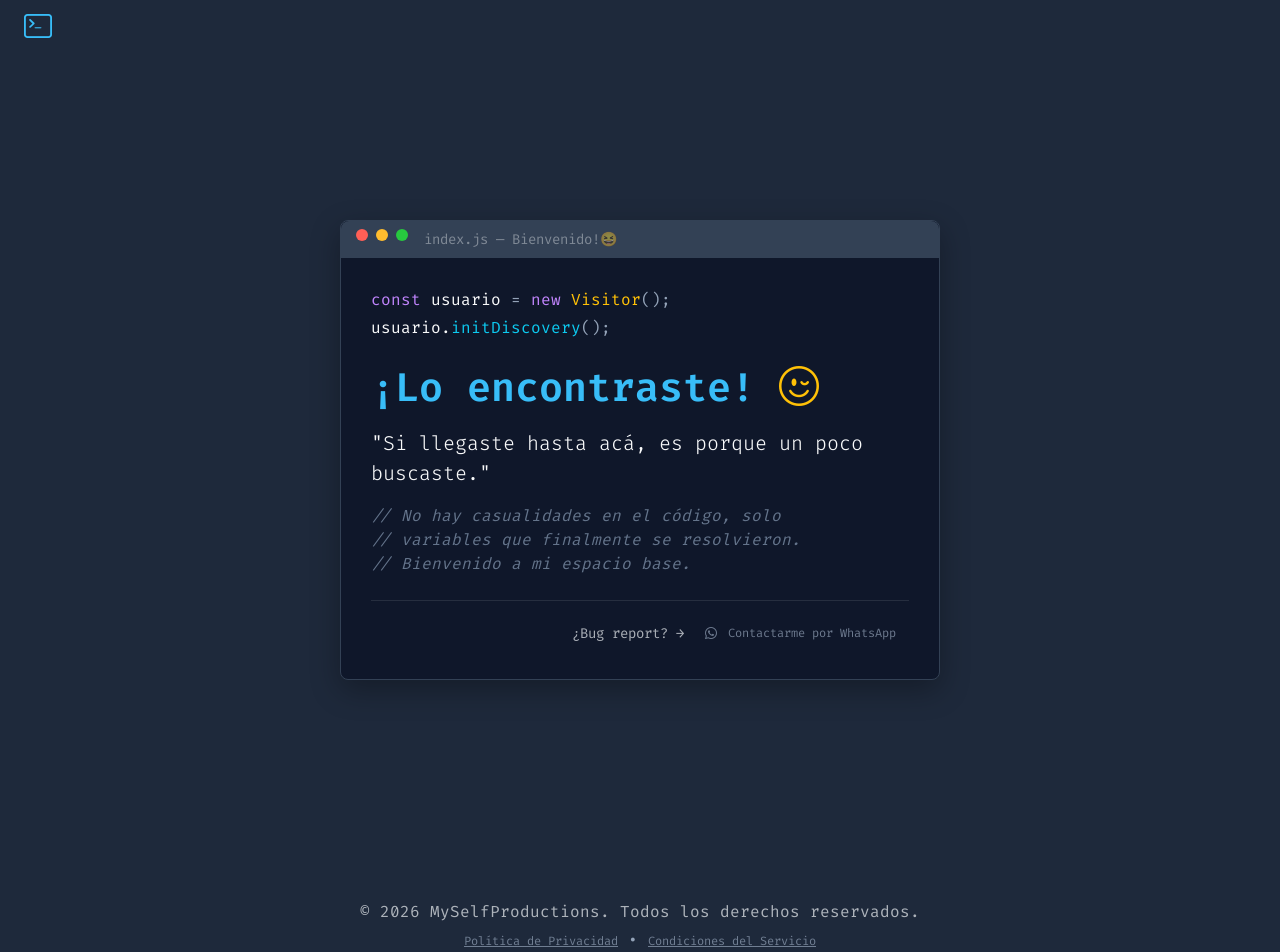
<file: index.html>
<!doctype html>
<html lang="es" data-bs-theme="dark">
  <head>
    <meta charset="utf-8">
    <meta name="viewport" content="width=device-width, initial-scale=1">
    <meta name="description" content="Desarrollador Fullstack. Si llegaste hasta acá, es porque buscaste.">
    <meta name="author" content="Tu Nombre">
    <title>./Index | MySelfProductions</title>
    <link rel="icon" href="./favicon.svg" type="image/svg+xml">
    <link rel="icon" href="./favicon.svg" sizes="any" type="image/svg+xml">

    <link rel="preconnect" href="https://fonts.googleapis.com">
    <link rel="preconnect" href="https://fonts.gstatic.com" crossorigin>
    <link href="https://fonts.googleapis.com/css2?family=Fira+Code:wght@300;400;600&display=swap" rel="stylesheet">

    <link href="https://cdn.jsdelivr.net/npm/bootstrap@5.3.3/dist/css/bootstrap.min.css" rel="stylesheet" integrity="sha384-QWTKZyjpPEjISv5WaRU9OFeRpok6YctnYmDr5pNlyT2bRjXh0JMhjY6hW+ALEwIH" crossorigin="anonymous">
    
    <link rel="stylesheet" href="https://cdn.jsdelivr.net/npm/bootstrap-icons@1.11.3/font/bootstrap-icons.min.css">

    <style>
        :root {
            /* Paleta Pastel Oscura 'Coder' */
            --bg-main: #1e293b; /* Slate 800 */
            --bg-card: #0f172a; /* Slate 900 */
            --accent-blue: #38bdf8; /* Sky 400 (Pastel Blue) */
            --text-muted: #94a3b8; /* Slate 400 */
            --code-green: #4ade80; /* Green 400 */
            --code-purple: #c084fc; /* Purple 400 */
        }

        body {
            font-family: 'Fira Code', monospace;
            background-color: var(--bg-main);
            color: var(--text-muted);
            overflow-x: hidden;
        }

        /* Loading Spinner Overlay */
        #loader-wrapper {
            position: fixed;
            top: 0;
            left: 0;
            width: 100%;
            height: 100%;
            background-color: var(--bg-card);
            z-index: 9999;
            display: flex;
            justify-content: center;
            align-items: center;
            transition: opacity 0.5s ease-out;
        }

        /* Navbar Minimalista */
        .navbar-toggler {
            border: none;
            color: var(--accent-blue);
        }
        .navbar-toggler:focus {
            box-shadow: none;
        }

        /* Offcanvas (Sidebar) */
        .offcanvas {
            background-color: var(--bg-card);
            border-right: 1px solid #334155;
        }
        .offcanvas-header {
            border-bottom: 1px solid #334155;
        }
        .nav-link {
            color: var(--text-muted);
            transition: color 0.3s;
        }
        .nav-link:hover {
            color: var(--accent-blue);
            padding-left: 15px; /* Pequeño desplazamiento al hover */
        }

        /* Hero Section - Estilo Editor de Código */
        .hero-container {
            min-height: 100vh;
            display: flex;
            align-items: center;
            justify-content: center;
            padding: 20px;
        }

        .code-window {
            background-color: var(--bg-card);
            border: 1px solid #334155;
            border-radius: 8px;
            box-shadow: 0 10px 30px rgba(0,0,0,0.3);
            max-width: 600px;
            width: 100%;
        }

        .window-header {
            background-color: #334155;
            padding: 8px 15px;
            border-top-left-radius: 8px;
            border-top-right-radius: 8px;
            display: flex;
            gap: 8px;
        }

        .dot {
            width: 12px;
            height: 12px;
            border-radius: 50%;
        }
        .dot-red { background-color: #ff5f56; }
        .dot-yellow { background-color: #ffbd2e; }
        .dot-green { background-color: #27c93f; }

        .window-body {
            padding: 30px;
        }

        .typing-effect {
            color: var(--accent-blue);
            font-weight: 600;
        }
        
        .comment-text {
            color: #64748b;
            font-style: italic;
        }

        .highlight-var { color: var(--code-purple); }
        .highlight-str { color: var(--code-green); }

        /* Custom WhatsApp Button override */
        .btn-custom-link {
            color: var(--text-muted) !important;
            font-size: 12px !important;
            opacity: 0.7;
            transition: all 0.3s;
        }
        .btn-custom-link:hover {
            color: var(--accent-blue) !important;
            opacity: 1;
            text-decoration: underline !important;
        }

    </style>
  </head>
  <body>

    <div id="loader-wrapper">
        <div class="spinner-border text-info" role="status" style="width: 3rem; height: 3rem;">
            <span class="visually-hidden">Loading...</span>
        </div>
    </div>

    <nav class="navbar fixed-top">
        <div class="container-fluid">
            <button class="navbar-toggler" type="button" data-bs-toggle="offcanvas" data-bs-target="#sidebarPanel" aria-controls="sidebarPanel">
                <i class="bi bi-terminal fs-3"></i> </button>
        </div>
    </nav>

    <div class="offcanvas offcanvas-start w-75 w-md-25" tabindex="-1" id="sidebarPanel" aria-labelledby="sidebarPanelLabel">
        <div class="offcanvas-header">
            <h5 class="offcanvas-title text-info" id="sidebarPanelLabel">
                <i class="bi bi-hdd-network me-2"></i>Navegación
            </h5>
            <button type="button" class="btn-close btn-close-white" data-bs-dismiss="offcanvas" aria-label="Close"></button>
        </div>
        <div class="offcanvas-body d-flex flex-column justify-content-between">
            <div>
                <ul class="nav flex-column mt-3 gap-3">
                    <li class="nav-item">
                        <a class="nav-link active" href="#"><i class="bi bi-house-door me-2"></i> ./Home</a>
                    </li>
                    <li class="nav-item">
                        <a class="nav-link" href="#"><i class="bi bi-code-slash me-2"></i> ./Proyectos</a>
                    </li>
                    <li class="nav-item">
                        <a class="nav-link" href="#"><i class="bi bi-person-workspace me-2"></i> ./Stack</a>
                    </li>
                </ul>
            </div>
            
            <div class="mt-auto">
                <p class="small text-muted border-top pt-3">
                    // Links de interés<br>
                    <a href="./politica-privacidad.html" class="text-decoration-none text-info small">Política de Privacidad</a> •
                    <a href="./condiciones.html" class="text-decoration-none text-info small">Condiciones del Servicio</a> •
                    <a href="https://github.com/leoroan" target="_blank" rel="noopener noreferrer" class="text-decoration-none text-info small">GitHub</a> • 
                    <a href="https://www.linkedin.com/in/masellileandro/" target="_blank" rel="noopener noreferrer" class="text-decoration-none text-info small">LinkedIn</a>
                </p>
            </div>
        </div>
    </div>

    <div class="hero-container">
        <div class="code-window">
            <div class="window-header">
                <span class="dot dot-red"></span>
                <span class="dot dot-yellow"></span>
                <span class="dot dot-green"></span>
                <span class="ms-2 text-muted small" style="opacity: 0.6;">index.js — Bienvenido!😆</span>
            </div>
            <div class="window-body">
                <p class="mb-1">
                    <span class="highlight-var">const</span> <span class="text-light">usuario</span> = <span class="highlight-var">new</span> <span class="text-warning">Visitor</span>();
                </p>
                <p class="mb-4">
                    <span class="text-light">usuario.</span><span class="text-info">initDiscovery</span>();
                </p>
                
                <h2 class="display-6 mb-3 typing-effect">
                    ¡Lo encontraste! 
                    <i class="bi bi-emoji-wink text-warning"></i>
                </h2>
                
                <p class="lead text-light">
                    "Si llegaste hasta acá, es porque un poco buscaste."
                </p>
                
                <p class="comment-text mb-4">
                    // No hay casualidades en el código, solo <br>
                    // variables que finalmente se resolvieron. <br>
                    // Bienvenido a mi espacio base.
                </p>

                <hr class="border-secondary opacity-25">

                <div class="d-flex justify-content-end align-items-center gap-2">
                    <span class="small text-muted">¿Bug report? → </span>
                    <a href="#" onclick="window.location.href='https://wa.me/' + atob('NTQ5MjIxNTk0Mzk0Mg==') + '?text=Lean,%20tengo%20una%20propuesta%20para%20decirte!';" class="btn btn-link btn-custom-link text-decoration-none">
                        <i class="bi bi-whatsapp me-1"></i> Contactarme por WhatsApp
                    </a>
                </div>
            </div>
        </div>
    </div>

    <footer class="footer text-center">
      <div class="container">
        <p class="text-muted mb-1">&copy; 2026 MySelfProductions. Todos los derechos reservados.</p>
        <p class="mb-0"><a href="./politica-privacidad.html" class="btn-custom-link small">Política de Privacidad</a> • <a href="./condiciones.html" class="btn-custom-link small">Condiciones del Servicio</a></p>
      </div>
    </footer>
    <script src="https://cdn.jsdelivr.net/npm/bootstrap@5.3.3/dist/js/bootstrap.bundle.min.js" integrity="sha384-YvpcrYf0tY3lHB60NNkmXc5s9fDVZLESaAA55NDzOxhy9GkcIdslK1eN7N6jIeHz" crossorigin="anonymous"></script>

    <script>
        document.addEventListener("DOMContentLoaded", () => {
            // 1. Manejo del Loader
            const loader = document.getElementById('loader-wrapper');
            
            // Simulamos un pequeño tiempo de carga para el efecto dramático
            setTimeout(() => {
                loader.style.opacity = '0';
                setTimeout(() => {
                    loader.style.display = 'none';
                }, 500);
            }, 800);

            // 2. Console Easter Egg (Para los curiosos que abren F12)
            console.log(
                "%c ¡Hola Dev! %c Si estás leyendo esto, vamos a llevarnos bien.",
                "color: #38bdf8; font-size: 20px; font-weight: bold;",
                "color: #94a3b8; font-size: 12px;"
            );
        });
    </script>
  </body>
</html>
</file>
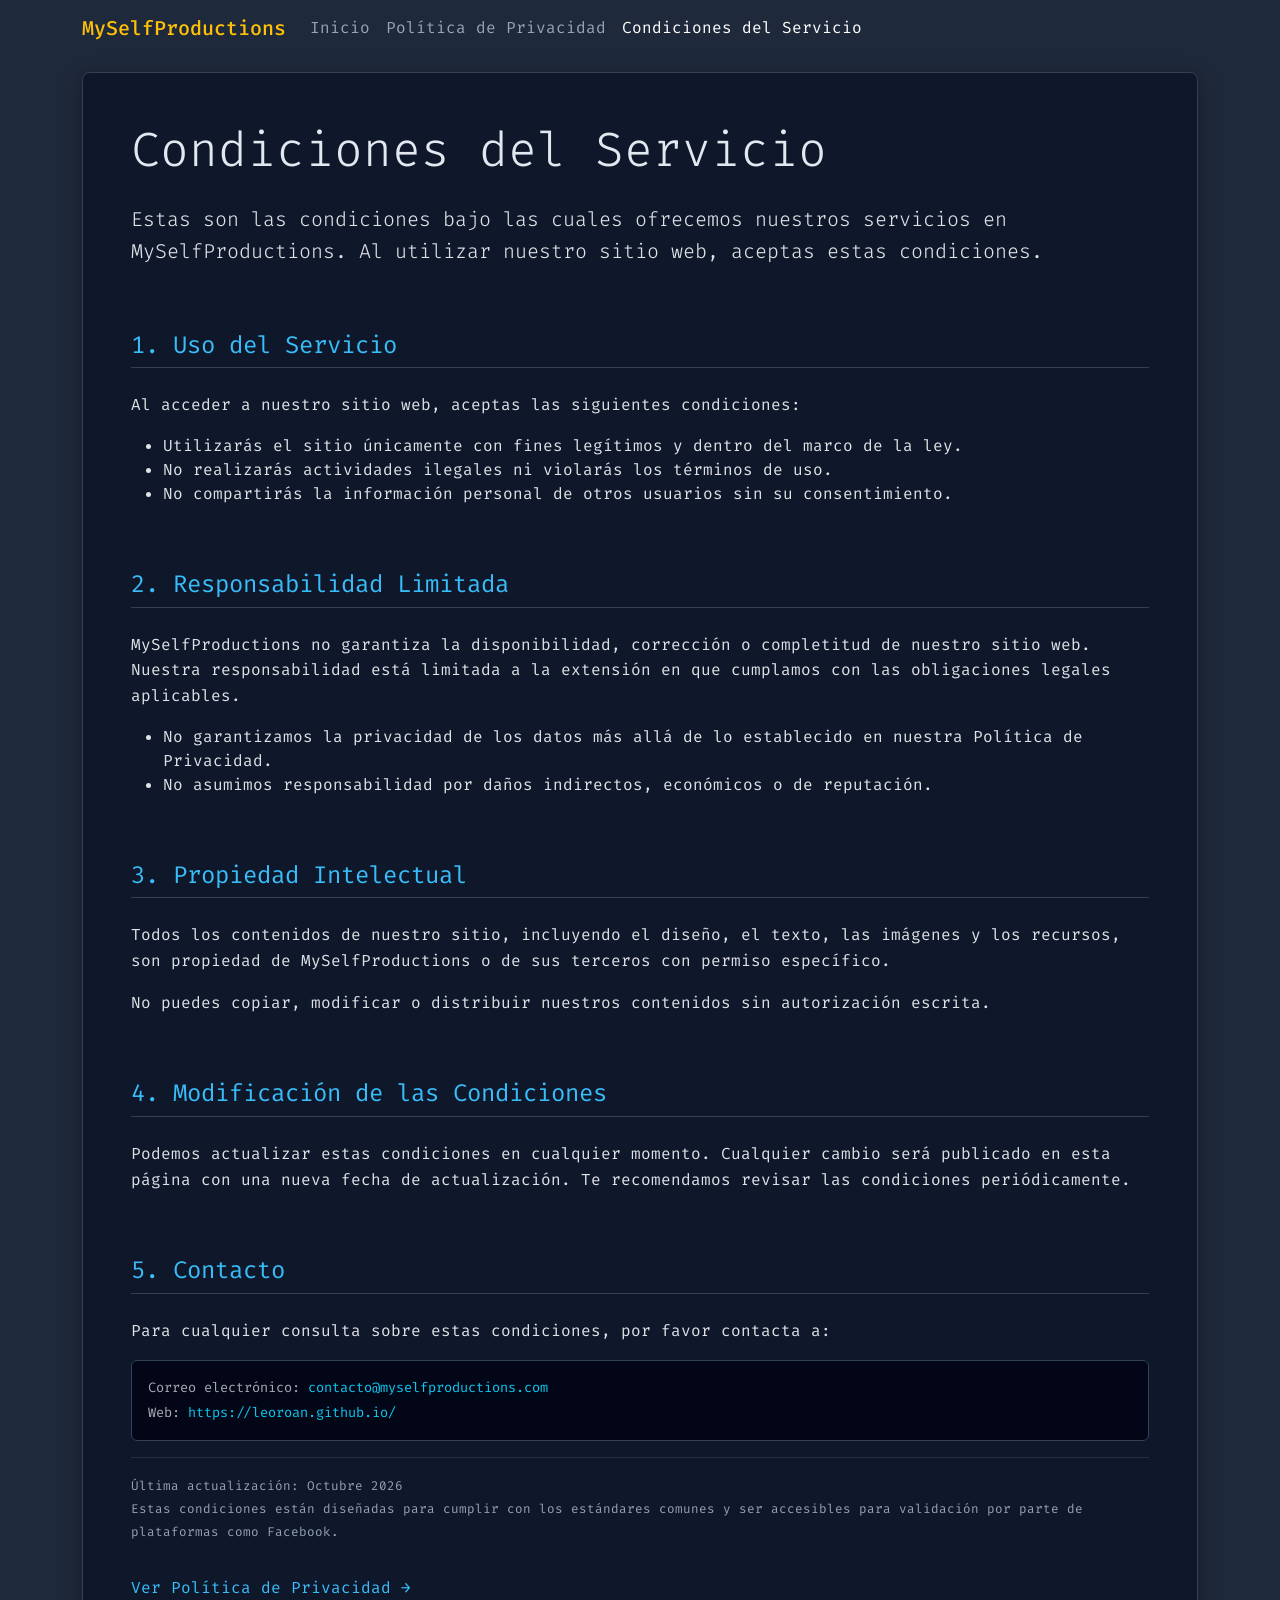
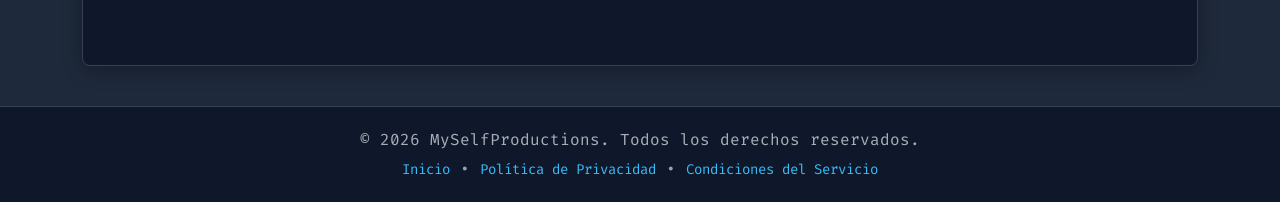
<file: condiciones.html>
<!doctype html>
<html lang="es" data-bs-theme="dark">
  <head>
    <meta charset="utf-8" />
    <meta name="viewport" content="width=device-width, initial-scale=1" />
    <meta name="description" content="Condiciones del Servicio | MySelfProductions" />
    <title>Condiciones del Servicio | MySelfProductions</title>
    <link rel="icon" href="./favicon.svg" type="image/svg+xml" />
    <link rel="icon" href="./favicon.svg" sizes="any" type="image/svg+xml" />
    <link rel="preconnect" href="https://fonts.googleapis.com" />
    <link rel="preconnect" href="https://fonts.gstatic.com" crossorigin />
    <link href="https://fonts.googleapis.com/css2?family=Fira+Code:wght@300;400;600&display=swap" rel="stylesheet" />
    <link href="https://cdn.jsdelivr.net/npm/bootstrap@5.3.3/dist/css/bootstrap.min.css" rel="stylesheet" />
    <link rel="stylesheet" href="https://cdn.jsdelivr.net/npm/bootstrap-icons@1.11.3/font/bootstrap-icons.min.css" />
    <link rel="stylesheet" href="./styles.css" />
  </head>
  <body>
    <div id="loader-wrapper">
      <div class="spinner-border text-light" role="status" style="width:3rem;height:3rem"><span class="visually-hidden">Cargando...</span></div>
    </div>
    <nav class="navbar navbar-expand-lg fixed-top">
      <div class="container">
        <a class="navbar-brand fw-medium" href="./index.html"><span class="text-warning">MySelfProductions</span></a>
        <button class="navbar-toggler" type="button" data-bs-toggle="offcanvas" data-bs-target="#offcanvasNavbar"><i class="bi bi-list"></i></button>
        <div class="offcanvas offcanvas-end" tabindex="-1" id="offcanvasNavbar">
          <div class="offcanvas-header"><h5 class="offcanvas-title">Menú</h5><button type="button" class="btn-close" data-bs-dismiss="offcanvas"></button></div>
          <div class="offcanvas-body">
            <ul class="navbar-nav me-auto mb-2 mb-lg-0">
              <li class="nav-item"><a class="nav-link" href="./index.html">Inicio</a></li>
              <li class="nav-item"><a class="nav-link" href="./politica-privacidad.html">Política de Privacidad</a></li>
              <li class="nav-item"><a class="nav-link active" href="./condiciones.html">Condiciones del Servicio</a></li>
            </ul>
          </div>
        </div>
      </div>
    </nav>
    <main class="container mt-5 pt-4">
      <div class="card p-4 p-md-5">
        <h1 class="display-5 mb-4">Condiciones del Servicio</h1>
        <p class="lead">Estas son las condiciones bajo las cuales ofrecemos nuestros servicios en MySelfProductions. Al utilizar nuestro sitio web, aceptas estas condiciones.</p>
        <div class="my-4"></div>
        <h2 class="section-title">1. Uso del Servicio</h2>
        <p>Al acceder a nuestro sitio web, aceptas las siguientes condiciones:</p>
        <ul><li>Utilizarás el sitio únicamente con fines legítimos y dentro del marco de la ley.</li><li>No realizarás actividades ilegales ni violarás los términos de uso.</li><li>No compartirás la información personal de otros usuarios sin su consentimiento.</li></ul>
        <div class="my-4"></div>
        <h2 class="section-title">2. Responsabilidad Limitada</h2>
        <p>MySelfProductions no garantiza la disponibilidad, corrección o completitud de nuestro sitio web. Nuestra responsabilidad está limitada a la extensión en que cumplamos con las obligaciones legales aplicables.</p>
        <ul><li>No garantizamos la privacidad de los datos más allá de lo establecido en nuestra Política de Privacidad.</li><li>No asumimos responsabilidad por daños indirectos, económicos o de reputación.</li></ul>
        <div class="my-4"></div>
        <h2 class="section-title">3. Propiedad Intelectual</h2>
        <p>Todos los contenidos de nuestro sitio, incluyendo el diseño, el texto, las imágenes y los recursos, son propiedad de MySelfProductions o de sus terceros con permiso específico.</p>
        <p>No puedes copiar, modificar o distribuir nuestros contenidos sin autorización escrita.</p>
        <div class="my-4"></div>
        <h2 class="section-title">4. Modificación de las Condiciones</h2>
        <p>Podemos actualizar estas condiciones en cualquier momento. Cualquier cambio será publicado en esta página con una nueva fecha de actualización. Te recomendamos revisar las condiciones periódicamente.</p>
        <div class="my-4"></div>
        <h2 class="section-title">5. Contacto</h2>
        <p>Para cualquier consulta sobre estas condiciones, por favor contacta a:</p>
        <div class="code-block"><p class="mb-1"><span class="text-muted">Correo electrónico:</span> <span class="text-info">contacto@myselfproductions.com</span></p><p class="mb-0"><span class="text-muted">Web:</span> <span class="text-info">https://leoroan.github.io/</span></p></div>
        <hr class="border-secondary opacity-25" />
        <p class="footer-info"><small>Última actualización: Octubre 2026<br>Estas condiciones están diseñadas para cumplir con los estándares comunes y ser accesibles para validación por parte de plataformas como Facebook.</small></p>
        <p class="mt-3"><a href="./politica-privacidad.html" class="btn-custom-link">Ver Política de Privacidad →</a></p>
      </div>
    </main>
    <footer class="footer text-center">
      <div class="container">
        <p class="text-muted mb-1">&copy; 2026 MySelfProductions. Todos los derechos reservados.</p>
        <p class="mb-0"><a href="./index.html" class="btn-custom-link small">Inicio</a> • <a href="./politica-privacidad.html" class="btn-custom-link small">Política de Privacidad</a> • <a href="./condiciones.html" class="btn-custom-link small">Condiciones del Servicio</a></p>
      </div>
    </footer>
    <script src="https://cdn.jsdelivr.net/npm/bootstrap@5.3.3/dist/js/bootstrap.bundle.min.js"></script>
    <script>document.addEventListener("DOMContentLoaded",()=>{const l=document.getElementById("loader-wrapper");setTimeout(()=>{l.style.opacity="0";setTimeout(()=>l.style.display="none",500);},800);});</script>
  </body>
</html>
</file>
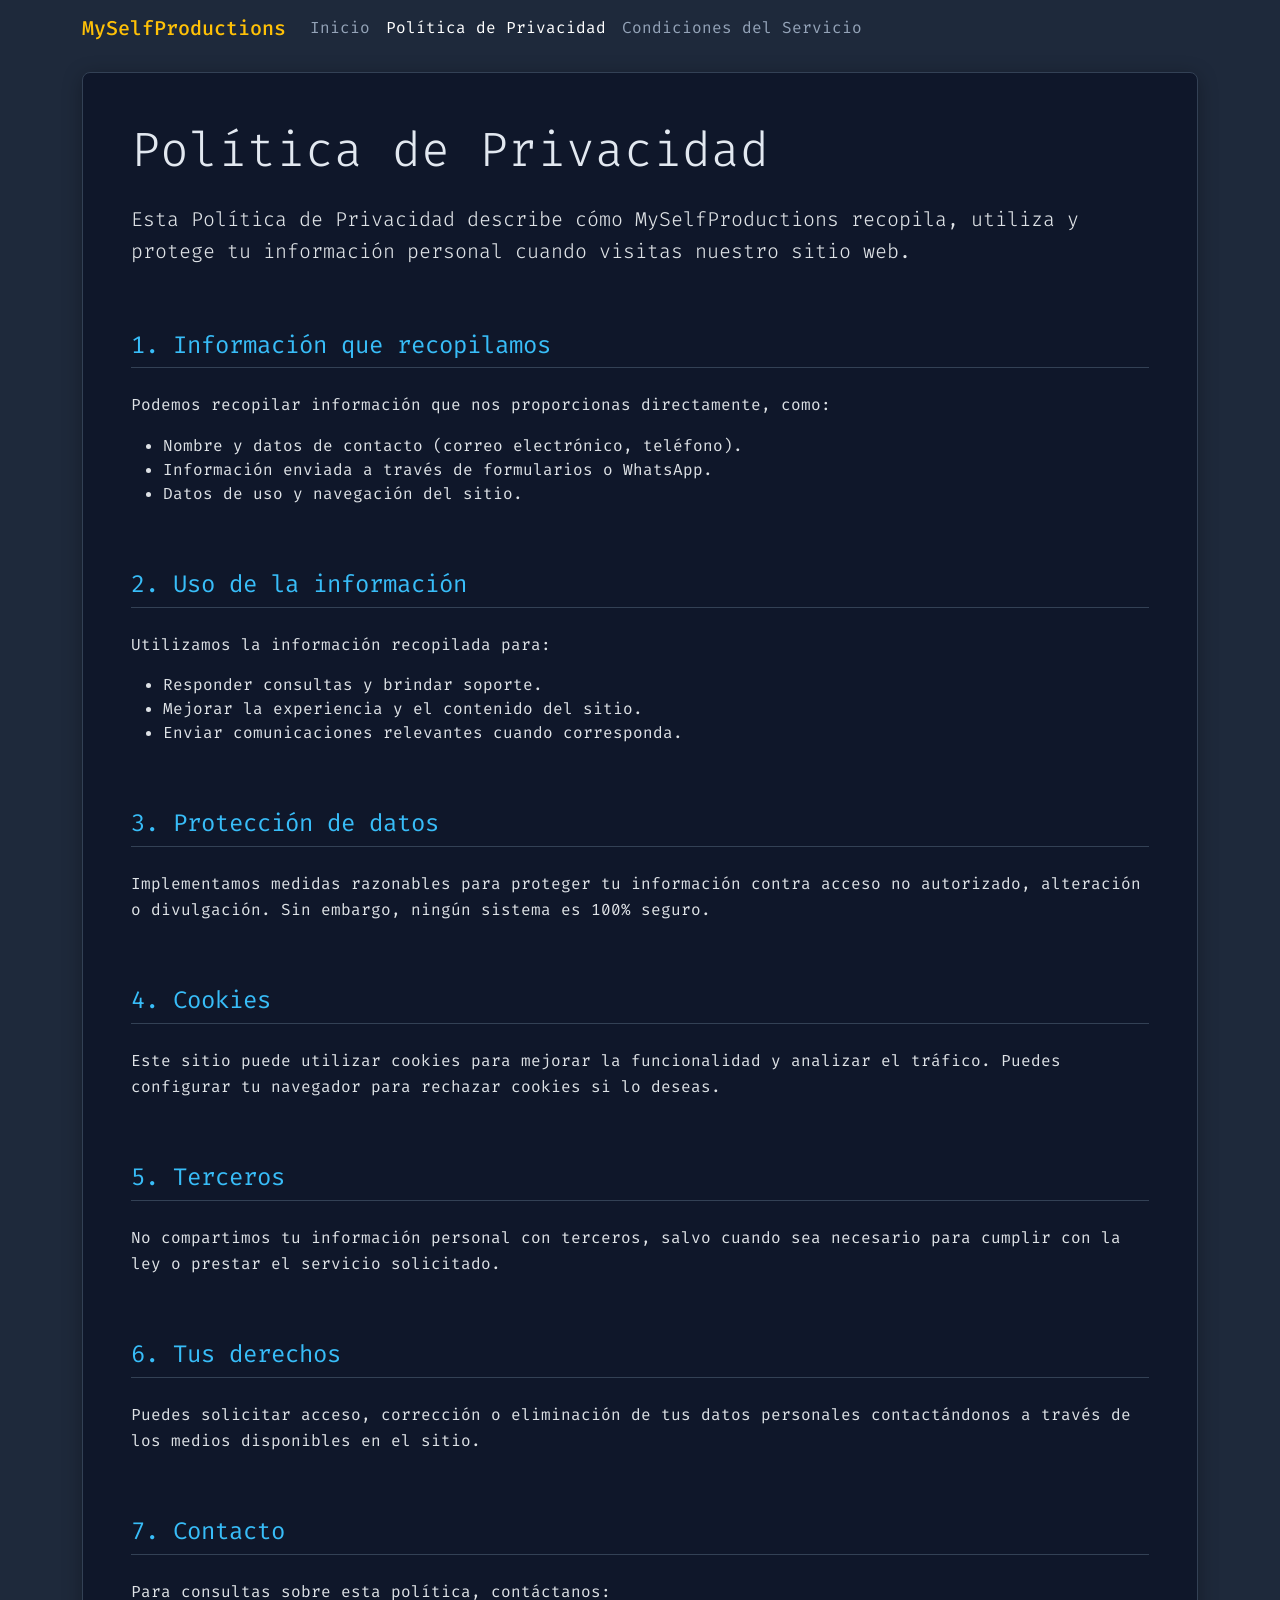
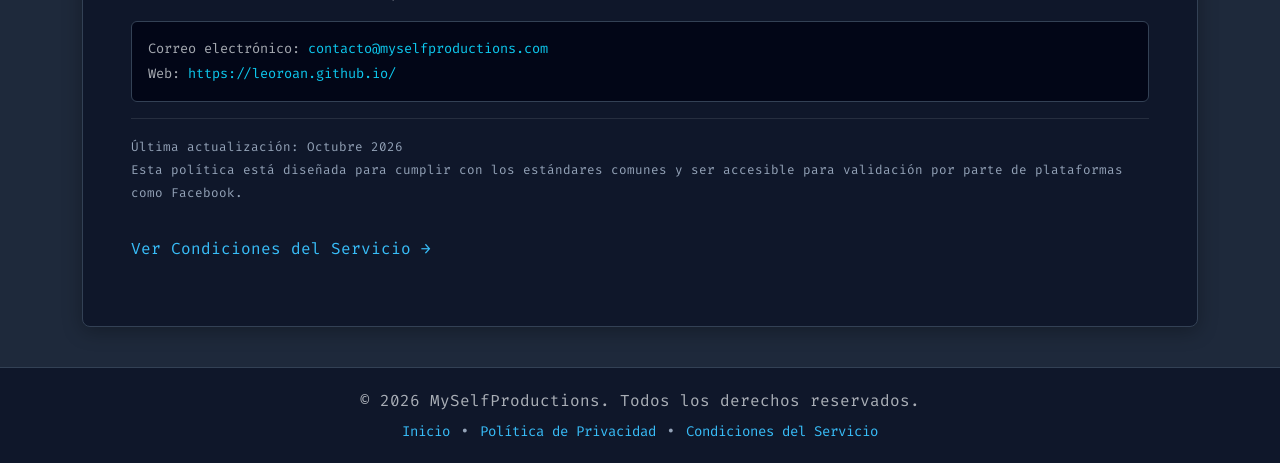
<file: politica-privacidad.html>
<!doctype html>
<html lang="es" data-bs-theme="dark">
  <head>
    <meta charset="utf-8" />
    <meta name="viewport" content="width=device-width, initial-scale=1" />
    <meta name="description" content="Política de Privacidad de MySelfProductions." />
    <title>Política de Privacidad | MySelfProductions</title>
    <link rel="icon" href="./favicon.svg" type="image/svg+xml" />
    <link rel="icon" href="./favicon.svg" sizes="any" type="image/svg+xml" />
    <link rel="preconnect" href="https://fonts.googleapis.com" />
    <link rel="preconnect" href="https://fonts.gstatic.com" crossorigin />
    <link href="https://fonts.googleapis.com/css2?family=Fira+Code:wght@300;400;600&display=swap" rel="stylesheet" />
    <link href="https://cdn.jsdelivr.net/npm/bootstrap@5.3.3/dist/css/bootstrap.min.css" rel="stylesheet" />
    <link rel="stylesheet" href="https://cdn.jsdelivr.net/npm/bootstrap-icons@1.11.3/font/bootstrap-icons.min.css" />
    <link rel="stylesheet" href="./styles.css" />
  </head>
  <body>
    <div id="loader-wrapper">
      <div class="spinner-border text-light" role="status" style="width:3rem;height:3rem"><span class="visually-hidden">Cargando...</span></div>
    </div>
    <nav class="navbar navbar-expand-lg fixed-top">
      <div class="container">
        <a class="navbar-brand fw-medium" href="./index.html"><span class="text-warning">MySelfProductions</span></a>
        <button class="navbar-toggler" type="button" data-bs-toggle="offcanvas" data-bs-target="#offcanvasNavbar"><i class="bi bi-list"></i></button>
        <div class="offcanvas offcanvas-end" tabindex="-1" id="offcanvasNavbar">
          <div class="offcanvas-header"><h5 class="offcanvas-title">Menú</h5><button type="button" class="btn-close" data-bs-dismiss="offcanvas"></button></div>
          <div class="offcanvas-body">
            <ul class="navbar-nav me-auto mb-2 mb-lg-0">
              <li class="nav-item"><a class="nav-link" href="./index.html">Inicio</a></li>
              <li class="nav-item"><a class="nav-link active" href="./politica-privacidad.html">Política de Privacidad</a></li>
              <li class="nav-item"><a class="nav-link" href="./condiciones.html">Condiciones del Servicio</a></li>
            </ul>
          </div>
        </div>
      </div>
    </nav>
    <main class="container mt-5 pt-4">
      <div class="card p-4 p-md-5">
        <h1 class="display-5 mb-4">Política de Privacidad</h1>
        <p class="lead">Esta Política de Privacidad describe cómo MySelfProductions recopila, utiliza y protege tu información personal cuando visitas nuestro sitio web.</p>
        <div class="my-4"></div>
        <h2 class="section-title">1. Información que recopilamos</h2>
        <p>Podemos recopilar información que nos proporcionas directamente, como:</p>
        <ul><li>Nombre y datos de contacto (correo electrónico, teléfono).</li><li>Información enviada a través de formularios o WhatsApp.</li><li>Datos de uso y navegación del sitio.</li></ul>
        <div class="my-4"></div>
        <h2 class="section-title">2. Uso de la información</h2>
        <p>Utilizamos la información recopilada para:</p>
        <ul><li>Responder consultas y brindar soporte.</li><li>Mejorar la experiencia y el contenido del sitio.</li><li>Enviar comunicaciones relevantes cuando corresponda.</li></ul>
        <div class="my-4"></div>
        <h2 class="section-title">3. Protección de datos</h2>
        <p>Implementamos medidas razonables para proteger tu información contra acceso no autorizado, alteración o divulgación. Sin embargo, ningún sistema es 100% seguro.</p>
        <div class="my-4"></div>
        <h2 class="section-title">4. Cookies</h2>
        <p>Este sitio puede utilizar cookies para mejorar la funcionalidad y analizar el tráfico. Puedes configurar tu navegador para rechazar cookies si lo deseas.</p>
        <div class="my-4"></div>
        <h2 class="section-title">5. Terceros</h2>
        <p>No compartimos tu información personal con terceros, salvo cuando sea necesario para cumplir con la ley o prestar el servicio solicitado.</p>
        <div class="my-4"></div>
        <h2 class="section-title">6. Tus derechos</h2>
        <p>Puedes solicitar acceso, corrección o eliminación de tus datos personales contactándonos a través de los medios disponibles en el sitio.</p>
        <div class="my-4"></div>
        <h2 class="section-title">7. Contacto</h2>
        <p>Para consultas sobre esta política, contáctanos:</p>
        <div class="code-block"><p class="mb-1"><span class="text-muted">Correo electrónico:</span> <span class="text-info">contacto@myselfproductions.com</span></p><p class="mb-0"><span class="text-muted">Web:</span> <span class="text-info">https://leoroan.github.io/</span></p></div>
        <hr class="border-secondary opacity-25" />
        <p class="footer-info"><small>Última actualización: Octubre 2026<br>Esta política está diseñada para cumplir con los estándares comunes y ser accesible para validación por parte de plataformas como Facebook.</small></p>
        <p class="mt-3"><a href="./condiciones.html" class="btn-custom-link">Ver Condiciones del Servicio →</a></p>
      </div>
    </main>
    <footer class="footer text-center">
      <div class="container">
        <p class="text-muted mb-1">&copy; 2026 MySelfProductions. Todos los derechos reservados.</p>
        <p class="mb-0"><a href="./index.html" class="btn-custom-link small">Inicio</a> • <a href="./politica-privacidad.html" class="btn-custom-link small">Política de Privacidad</a> • <a href="./condiciones.html" class="btn-custom-link small">Condiciones del Servicio</a></p>
      </div>
    </footer>
    <script src="https://cdn.jsdelivr.net/npm/bootstrap@5.3.3/dist/js/bootstrap.bundle.min.js"></script>
    <script>document.addEventListener("DOMContentLoaded",()=>{const l=document.getElementById("loader-wrapper");setTimeout(()=>{l.style.opacity="0";setTimeout(()=>l.style.display="none",500);},800);});</script>
  </body>
</html>
</file>
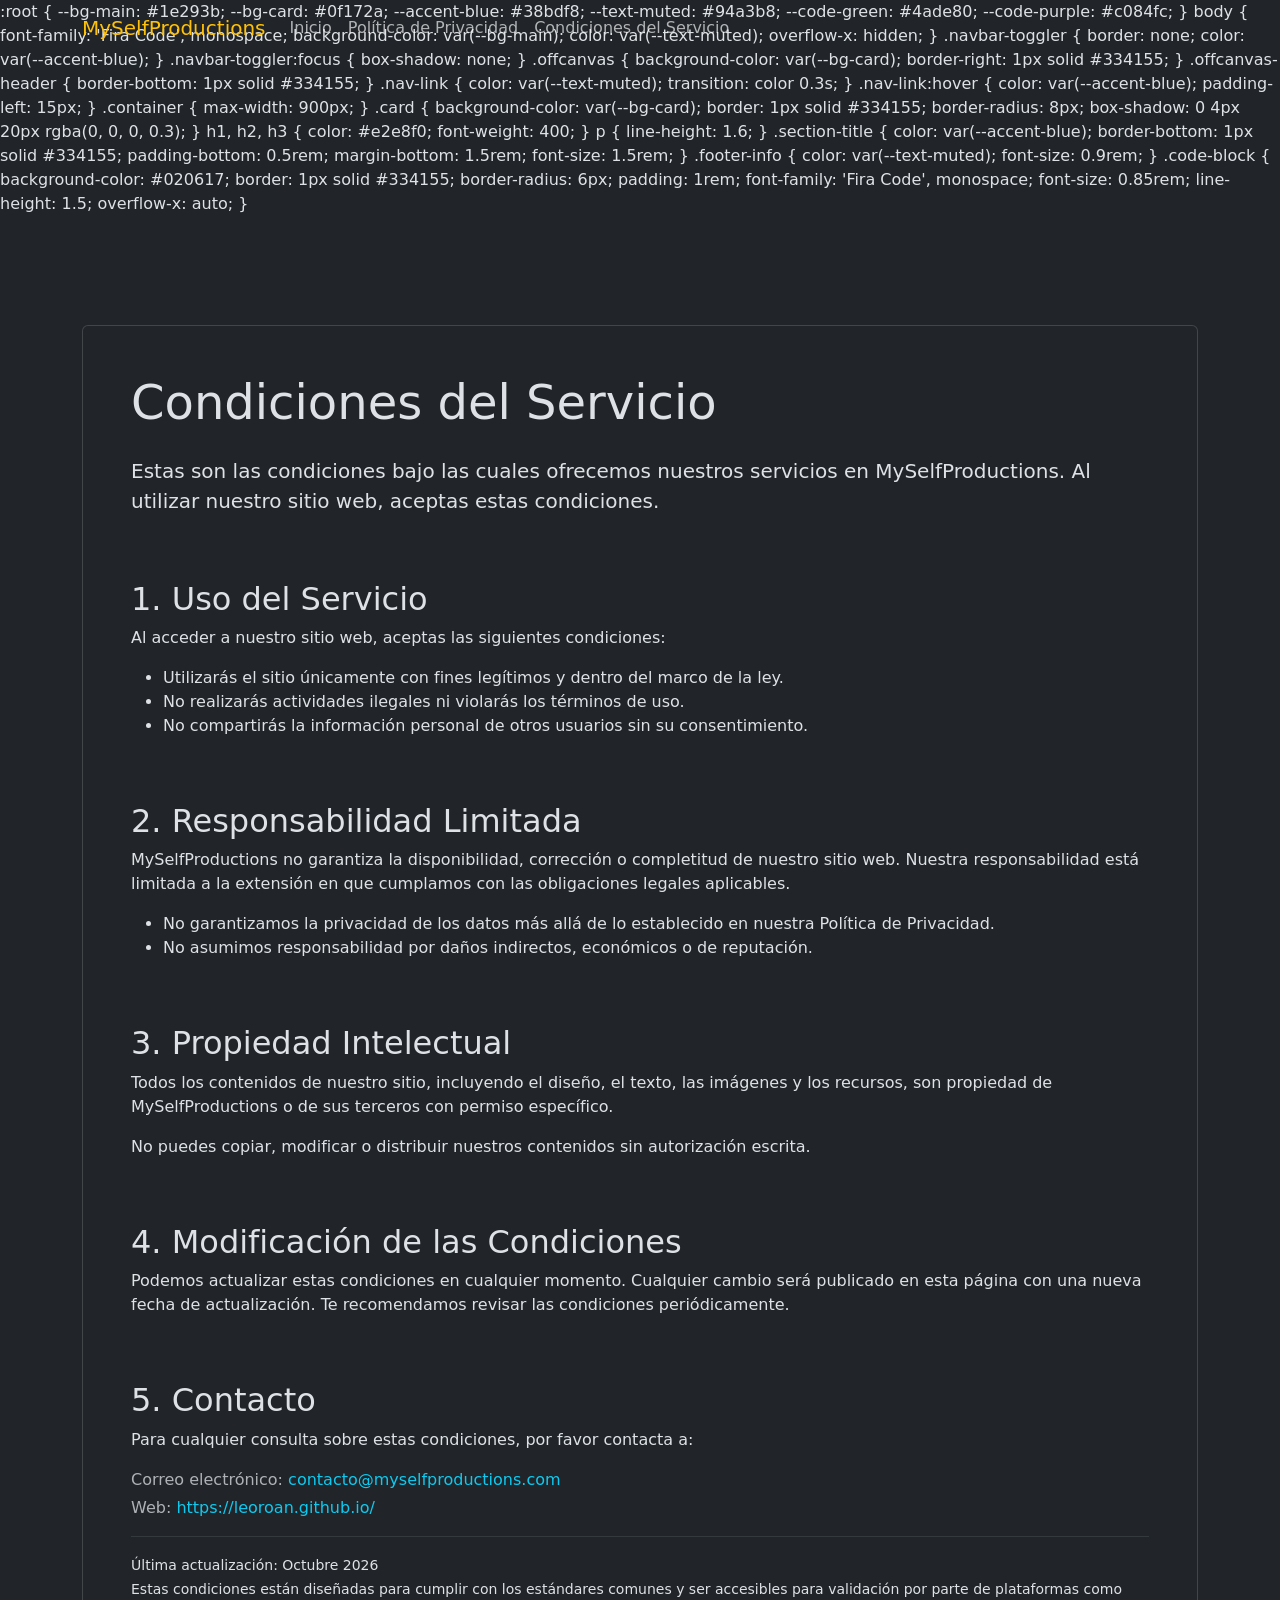
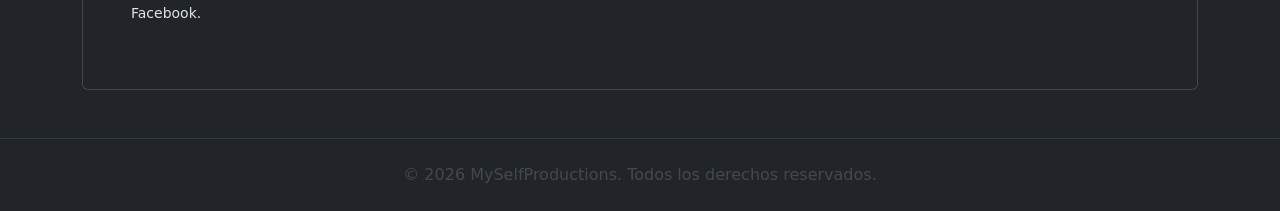
<file: terminos.html>
<!doctype html>
<html lang="es" data-bs-theme="dark">
  <head>
    <meta charset="utf-8">
    <meta name="viewport" content="width=device-width, initial-scale=1">
    <meta name="description" content="Condiciones del Servicio | MySelfProductions">
    <title>Condiciones del Servicio | MySelfProductions</title>
    <link rel="icon" href="./favicon.svg" type="image/svg+xml">
    <link rel="icon" href="./favicon.svg" sizes="any" type="image/svg+xml">

    <!-- Open Graph (Facebook) -->
    <meta property="og:type" content="website">
    <meta property="og:title" content="Condiciones del Servicio | MySelfProductions">
    <meta property="og:description" content="Conoce las condiciones bajo las cuales ofrecemos nuestros servicios en MySelfProductions.">
    <meta property="og:url" content="https://leoroan.github.io/condiciones.html">
    <meta property="og:site_name" content="MySelfProductions">
    <meta property="og:image" content="https://leoroan.github.io/assets/og-image.png">
    <meta property="og:image:alt" content="MySelfProductions - Condiciones del Servicio">

    <!-- Twitter Card -->
    <meta name="twitter:card" content="summary_large_image">
    <meta name="twitter:title" content="Condiciones del Servicio | MySelfProductions">
    <meta name="twitter:description" content="Conoce las condiciones bajo las cuales ofrecemos nuestros servicios en MySelfProductions.">

    <link rel="preconnect" href="https://fonts.googleapis.com">
    <link rel="preconnect" href="https://fonts.gstatic.com" crossorigin>
    <link href="https://fonts.googleapis.com/css2?family=Fira+Code:wght@300;400;600&display=swap" rel="stylesheet">

    <link rel="stylesheet" href="https://cdn.jsdelivr.net/npm/bootstrap@5.3.3/dist/css/bootstrap.min.css" integrity="sha384-QWTKZyjpPEjISv5WaRU9OFeRpok6YctnYmDr5pNlyT2bRjXh0JMhjY6hW+ALEwIH" crossorigin="anonymous">
    <link rel="stylesheet" href="https://cdn.jsdelivr.net/npm/bootstrap-icons@1.11.3/font/bootstrap-icons.min.css">

    <style id="page-style"></style>

    <!-- Estilos -->
    :root {
      --bg-main: #1e293b;
      --bg-card: #0f172a;
      --accent-blue: #38bdf8;
      --text-muted: #94a3b8;
      --code-green: #4ade80;
      --code-purple: #c084fc;
    }
    body {
      font-family: 'Fira Code', monospace;
      background-color: var(--bg-main);
      color: var(--text-muted);
      overflow-x: hidden;
    }
    .navbar-toggler { border: none; color: var(--accent-blue); }
    .navbar-toggler:focus { box-shadow: none; }
    .offcanvas {
      background-color: var(--bg-card);
      border-right: 1px solid #334155;
    }
    .offcanvas-header { border-bottom: 1px solid #334155; }
    .nav-link {
      color: var(--text-muted);
      transition: color 0.3s;
    }
    .nav-link:hover {
      color: var(--accent-blue);
      padding-left: 15px;
    }
    .container { max-width: 900px; }
    .card {
      background-color: var(--bg-card);
      border: 1px solid #334155;
      border-radius: 8px;
      box-shadow: 0 4px 20px rgba(0, 0, 0, 0.3);
    }
    h1, h2, h3 { color: #e2e8f0; font-weight: 400; }
    p { line-height: 1.6; }
    .section-title {
      color: var(--accent-blue);
      border-bottom: 1px solid #334155;
      padding-bottom: 0.5rem;
      margin-bottom: 1.5rem;
      font-size: 1.5rem;
    }
    .footer-info { color: var(--text-muted); font-size: 0.9rem; }
    .code-block {
      background-color: #020617;
      border: 1px solid #334155;
      border-radius: 6px;
      padding: 1rem;
      font-family: 'Fira Code', monospace;
      font-size: 0.85rem;
      line-height: 1.5;
      overflow-x: auto;
    }
  </head>
  <body>
    <div id="loader-wrapper">
      <div class="spinner-border text-light" role="status">
        <span class="visually-hidden">Cargando...</span>
      </div>
    </div>
    <nav class="navbar navbar-expand-lg fixed-top">
      <div class="container">
        <a class="navbar-brand fw-medium" href="./index.html">
          <span class="text-warning">MySelfProductions</span>
        </a>
        <button class="navbar-toggler" type="button" data-bs-toggle="offcanvas" data-bs-target="#offcanvasNavbar">
          <i class="bi bi-list"></i>
        </button>
        <div class="offcanvas offcanvas-end" tabindex="-1" id="offcanvasNavbar">
          <div class="offcanvas-header">
            <h5 class="offcanvas-title">Menú</h5>
          </div>
          <div class="offcanvas-body">
            <ul class="navbar-nav">
              <li class="nav-item"><a class="nav-link" href="./index.html">Inicio</a></li>
              <li class="nav-item"><a class="nav-link" href="./politica-privacidad.html">Política de Privacidad</a></li>
              <li class="nav-item"><a class="nav-link" href="./condiciones.html">Condiciones del Servicio</a></li>
            </ul>
          </div>
        </div>
      </div>
    </nav>
    <main class="container mt-5 pt-4">
      <div class="card p-4 p-md-5">
        <h1 class="display-5 mb-4">Condiciones del Servicio</h1>
        <p class="lead">Estas son las condiciones bajo las cuales ofrecemos nuestros servicios en MySelfProductions. Al utilizar nuestro sitio web, aceptas estas condiciones.</p>

        <div class="my-4"></div>

        <h2 class="section-title">1. Uso del Servicio</h2>
        <p>Al acceder a nuestro sitio web, aceptas las siguientes condiciones:</p>
        <ul>
          <li>Utilizarás el sitio únicamente con fines legítimos y dentro del marco de la ley.</li>
          <li>No realizarás actividades ilegales ni violarás los términos de uso.</li>
          <li>No compartirás la información personal de otros usuarios sin su consentimiento.</li>
        </ul>

        <div class="my-4"></div>

        <h2 class="section-title">2. Responsabilidad Limitada</h2>
        <p>MySelfProductions no garantiza la disponibilidad, corrección o completitud de nuestro sitio web. Nuestra responsabilidad está limitada a la extensión en que cumplamos con las obligaciones legales aplicables.</p>
        <ul>
          <li>No garantizamos la privacidad de los datos más allá de lo establecido en nuestra Política de Privacidad.</li>
          <li>No asumimos responsabilidad por daños indirectos, económicos o de reputación.</li>
        </ul>

        <div class="my-4"></div>

        <h2 class="section-title">3. Propiedad Intelectual</h2>
        <p>Todos los contenidos de nuestro sitio, incluyendo el diseño, el texto, las imágenes y los recursos, son propiedad de MySelfProductions o de sus terceros con permiso específico.</p>
        <p>No puedes copiar, modificar o distribuir nuestros contenidos sin autorización escrita.</p>

        <div class="my-4"></div>

        <h2 class="section-title">4. Modificación de las Condiciones</h2>
        <p>Podemos actualizar estas condiciones en cualquier momento. Cualquier cambio será publicado en esta página con una nueva fecha de actualización. Te recomendamos revisar las condiciones periódicamente.</p>

        <div class="my-4"></div>

        <h2 class="section-title">5. Contacto</h2>
        <p>Para cualquier consulta sobre estas condiciones, por favor contacta a:</p>
        <div class="code-block">
          <p class="mb-1"><span class="text-muted">Correo electrónico:</span> <span class="text-info">contacto@myselfproductions.com</span></p>
          <p class="mb-0"><span class="text-muted">Web:</span> <span class="text-info">https://leoroan.github.io/</span></p>
        </div>

        <hr class="border-secondary opacity-25">

        <p class="footer-info">
          <small>Última actualización: Octubre 2026<br>Estas condiciones están diseñadas para cumplir con los estándares comunes y ser accesibles para validación por parte de plataformas como Facebook.</small>
        </p>
      </div>
    </main>

    <!-- Footer -->
    <footer class="text-center py-4 mt-5 border-top border-secondary opacity-25">
      <p class="text-muted mb-0">&copy; 2026 MySelfProductions. Todos los derechos reservados.</p>
    </footer>

    <script src="https://cdn.jsdelivr.net/npm/bootstrap@5.3.3/dist/js/bootstrap.bundle.min.js" integrity="sha384-YvpcrYf0tY3lHB60NNkmXc5s9fDVZLESaAA55NDzOxhy9GkcIdslK1eN7N6jIeHz" crossorigin="anonymous"></script>

    <script>
      document.addEventListener("DOMContentLoaded", () => {
        const loader = document.getElementById('loader-wrapper');
        setTimeout(() => {
          loader.style.opacity = '0';
          setTimeout(() => loader.style.display = 'none', 500);
        }, 800);
      });
    </script>
  </body>
</html>
<!-- TEMPLATE_END -->
</file>
<file: styles.css>
/* Shared styles for MySelfProductions web pages */
:root {
    /* Paleta Pastel Oscura 'Coder' */
    --bg-main: #1e293b;
    --bg-card: #0f172a;
    --accent-blue: #38bdf8;
    --text-muted: #94a3b8;
    --code-green: #4ade80;
    --code-purple: #c084fc;
}

body {
    font-family: 'Fira Code', monospace;
    background-color: var(--bg-main);
    color: var(--text-muted);
    overflow-x: hidden;
}

/* Loading Spinner Overlay */
#loader-wrapper {
    position: fixed;
    top: 0;
    left: 0;
    width: 100%;
    height: 100%;
    background-color: var(--bg-card);
    z-index: 9999;
    display: flex;
    justify-content: center;
    align-items: center;
    transition: opacity 0.5s ease-out;
}

/* Navbar Minimalista */
.navbar-toggler {
    border: none;
    color: var(--accent-blue);
}

.navbar-toggler:focus {
    box-shadow: none;
}

/* Offcanvas (Sidebar) */
.offcanvas {
    background-color: var(--bg-card);
    border-right: 1px solid #334155;
}

.offcanvas-header {
    border-bottom: 1px solid #334155;
}

.nav-link {
    color: var(--text-muted);
    transition: color 0.3s;
}

.nav-link:hover {
    color: var(--accent-blue);
    padding-left: 15px;
}

/* Content Card */
.card {
    background-color: var(--bg-card);
    border: 1px solid #334155;
    border-radius: 8px;
    box-shadow: 0 4px 20px rgba(0, 0, 0, 0.3);
}

h1, h2, h3 {
    color: #e2e8f0;
    font-weight: 400;
}

p {
    line-height: 1.6;
}

/* Section Titles */
.section-title {
    color: var(--accent-blue);
    border-bottom: 1px solid #334155;
    padding-bottom: 0.5rem;
    margin-bottom: 1.5rem;
    font-size: 1.5rem;
}

/* Footer Info */
.footer-info {
    color: var(--text-muted);
    font-size: 0.9rem;
}

/* Code Block */
.code-block {
    background-color: #020617;
    border: 1px solid #334155;
    border-radius: 6px;
    padding: 1rem;
    font-family: 'Fira Code', monospace;
    font-size: 0.85rem;
    line-height: 1.5;
    overflow-x: auto;
}

/* Typography Highlight */
.highlight-keyword {
    color: var(--code-green);
    font-weight: 600;
}

.highlight-variable {
    color: #94a3b8;
}

.highlight-function {
    color: var(--code-purple);
    font-weight: 600;
}

.highlight-string {
    color: #f59e0b;
}

.highlight-comment {
    color: #64748b;
    font-style: italic;
}

.highlight-text {
    color: #e2e8f0;
}

.highlight-boolean {
    color: #f472b6;
}

.highlight-number {
    color: #60a5fa;
}

/* Typing Effect Animation */
.typing-effect {
    display: inline-block;
    overflow: hidden;
    white-space: nowrap;
    border-right: 2px solid var(--accent-blue);
    animation: typing 2.5s steps(30, end), blink 0.75s step-end infinite;
}

@keyframes typing {
    from { width: 0; }
    to { width: 100%; }
}

@keyframes blink {
    50% { border-color: transparent; }
}

/* Window Header Styles */
.window-header {
    background-color: #334155;
    padding: 8px;
    display: flex;
    align-items: center;
    gap: 8px;
}

.window-body {
    padding: 20px;
    font-size: 14px;
    line-height: 1.8;
}

/* Window Dots */
.dot {
    width: 12px;
    height: 12px;
    border-radius: 50%;
}

.dot-red { background-color: #ef4444; }
.dot-yellow { background-color: #f59e0b; }
.dot-green { background-color: #22c55e; }

/* Comment Text */
.comment-text {
    color: #64748b;
    font-style: italic;
    font-size: 12px;
    margin-bottom: 20px;
    border-left: 2px solid #334155;
    padding-left: 12px;
}

/* Custom Link Button */
.btn-custom-link {
    color: var(--accent-blue);
    text-decoration: none;
    transition: color 0.3s;
}

.btn-custom-link:hover {
    color: var(--code-green);
    text-decoration: underline;
}

/* Footer */
.footer {
    background-color: var(--bg-card);
    border-top: 1px solid #334155;
    padding: 20px 0;
    margin-top: 40px;
}
</file>
